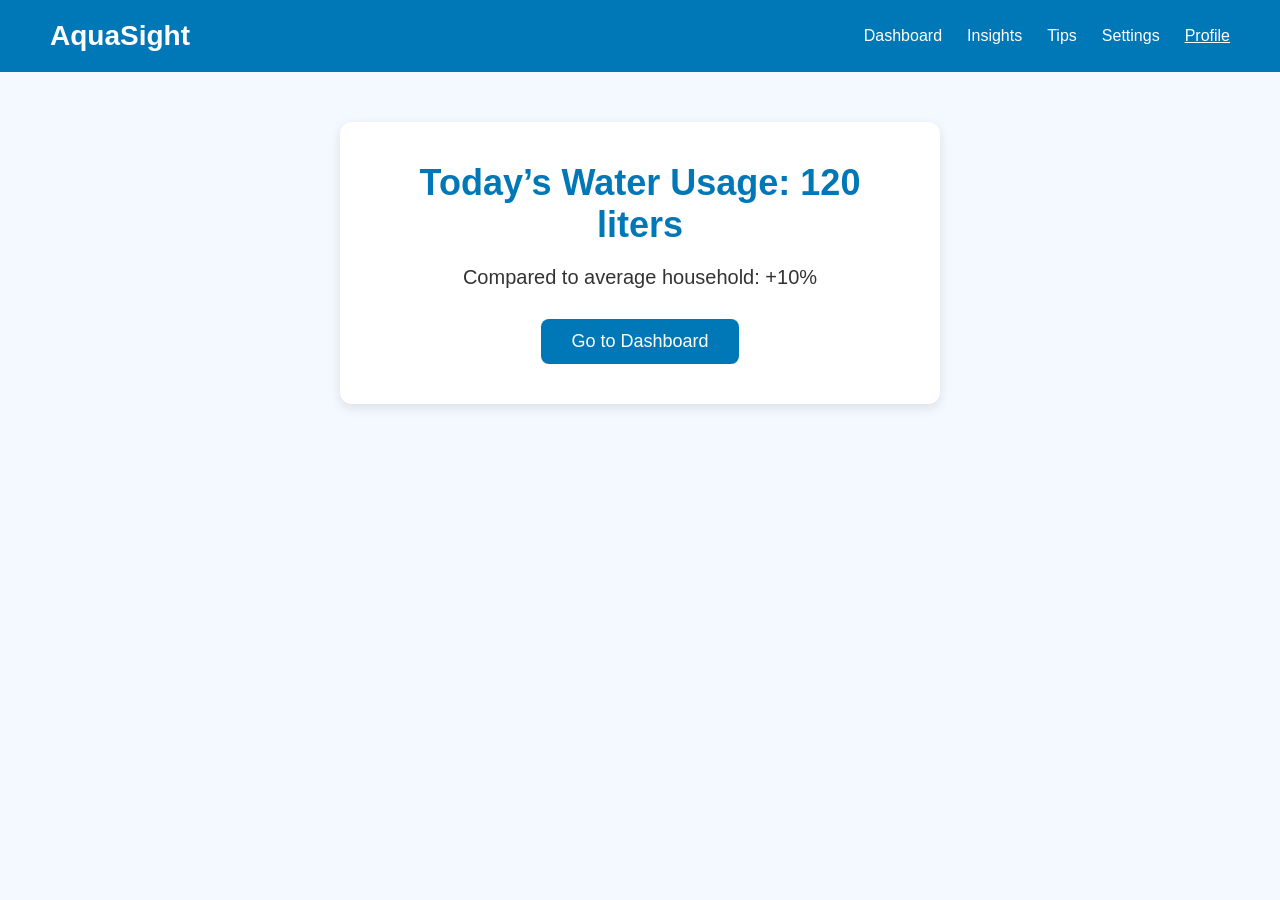
<file: index.html>
<!DOCTYPE html>
<html lang="en">
<head>
  <meta charset="UTF-8">
  <meta name="viewport" content="width=device-width, initial-scale=1.0">
  <title>AquaSight - Home</title>
  <link rel="stylesheet" href="styles.css">
</head>
<body>
  <!-- Header -->
  <header>
    <div class="logo">AquaSight</div>
    <nav>
      <ul>
        <li><a href="dashboard.html">Dashboard</a></li>
        <li><a href="insights.html">Insights</a></li>
        <li><a href="tips.html">Tips</a></li>
        <li><a href="settings.html">Settings</a></li>
        <li><a href="index.html" class="active">Profile</a></li>
      </ul>
    </nav>
  </header>

  <!-- Main Section -->
  <main>
    <div class="overview-card">
      <h1>Today’s Water Usage: 
        <span id="water-usage">120</span> liters
      </h1>
      <p>Compared to average household: 
        <span id="trend">+10%</span>
      </p>
      <button id="cta-btn">Go to Dashboard</button>
    </div>
  </main>

  <script src="script.js"></script>
</body>
</html>
</file>
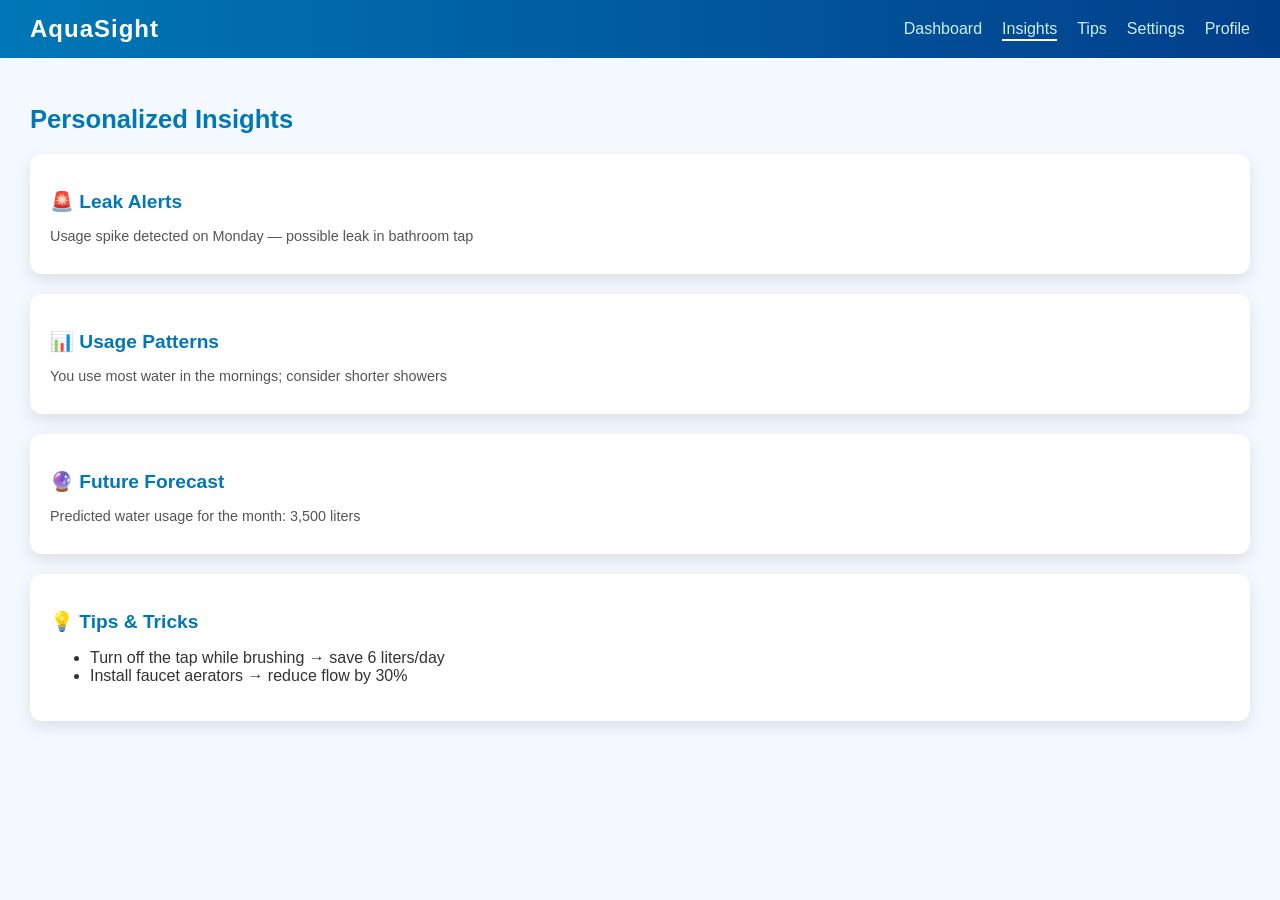
<file: insights.html>
<!DOCTYPE html>
<html lang="en">
<head>
  <meta charset="UTF-8">
  <meta name="viewport" content="width=device-width, initial-scale=1.0">
  <title>AquaSight - Insights</title>
  <link rel="stylesheet" href="insights.css">
</head>
<body>
  <!-- Header -->
  <header>
    <div class="logo">AquaSight</div>
    <nav>
      <ul>
        <li><a href="dashboard.html">Dashboard</a></li>
        <li><a href="insights.html" class="active">Insights</a></li>
        <li><a href="tips.html">Tips</a></li>
        <li><a href="settings.html">Settings</a></li>
        <li><a href="index.html">Profile</a></li>
      </ul>
    </nav>
  </header>

  <!-- Main Content -->
  <main>
    <h1>Personalized Insights</h1>
    <div class="cards-container">
      
      <div class="card">
        <h2>🚨 Leak Alerts</h2>
        <p>Usage spike detected on Monday — possible leak in bathroom tap</p>
      </div>
      
      <div class="card">
        <h2>📊 Usage Patterns</h2>
        <p>You use most water in the mornings; consider shorter showers</p>
      </div>
      
      <div class="card forecast-card">
        <h2>🔮 Future Forecast</h2>
        <p id="forecast-text">Predicted water usage for the month: 3,500 liters</p>
        <div class="progress-bar">
          <div class="progress" style="width: 70%;"></div>
        </div>
      </div>
      
      <div class="card">
        <h2>💡 Tips & Tricks</h2>
        <ul>
          <li>Turn off the tap while brushing → save 6 liters/day</li>
          <li>Install faucet aerators → reduce flow by 30%</li>
        </ul>
      </div>
    </div>
  </main>

  <script src="insights.js"></script>
</body>
</html>
</file>
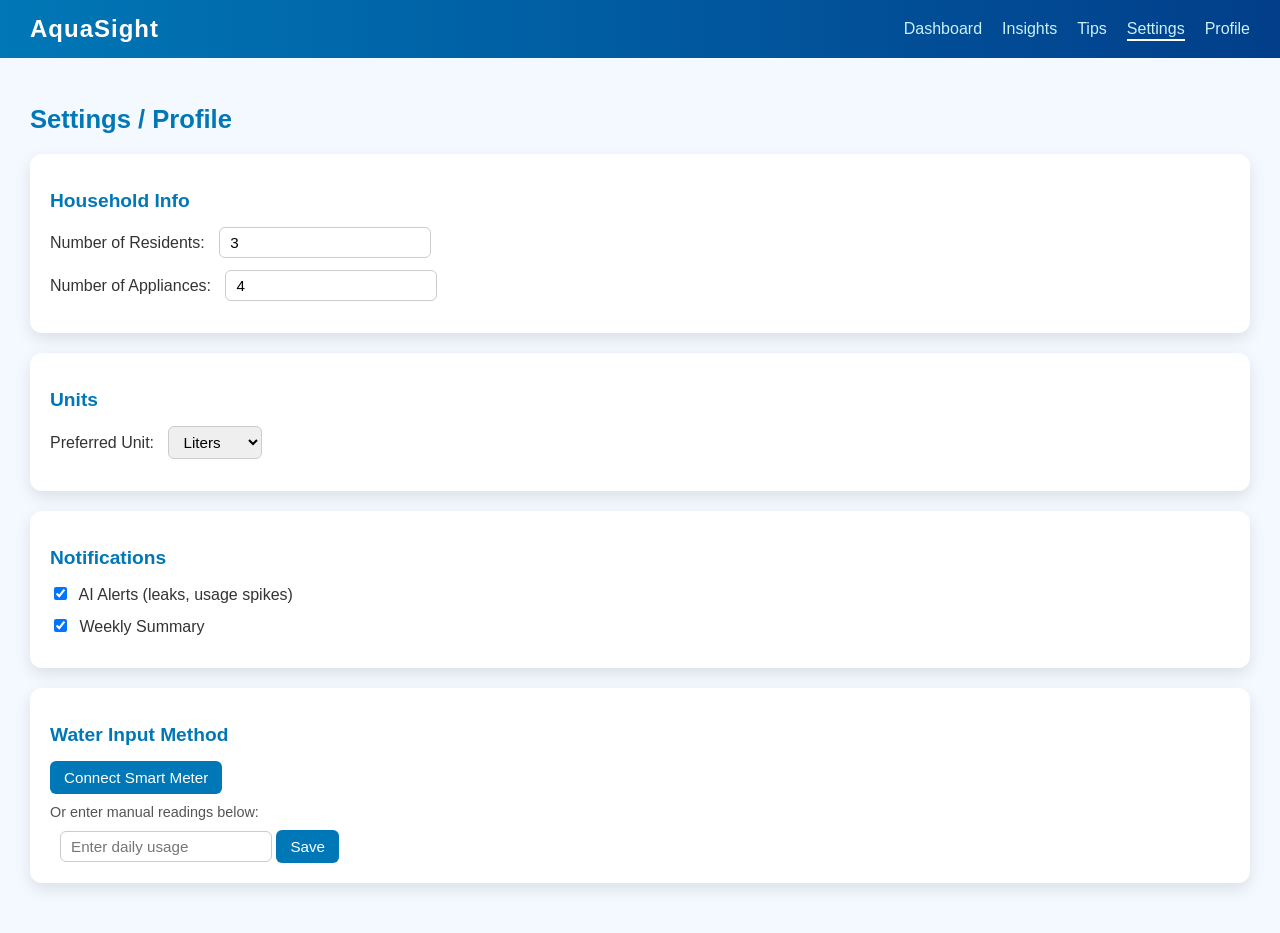
<file: settings.html>
<!DOCTYPE html>
<html lang="en">
<head>
  <meta charset="UTF-8">
  <meta name="viewport" content="width=device-width, initial-scale=1.0">
  <title>AquaSight - Settings</title>
  <link rel="stylesheet" href="settings.css">
</head>
<body>
  <header>
    <div class="logo">AquaSight</div>
    <nav>
      <ul>
        <li><a href="dashboard.html">Dashboard</a></li>
        <li><a href="insights.html">Insights</a></li>
        <li><a href="tips.html">Tips</a></li>
        <li><a href="settings.html" class="active">Settings</a></li>
        <li><a href="index.html">Profile</a></li>
      </ul>
    </nav>
  </header>

  <main>
    <h1>Settings / Profile</h1>

    <div class="card">
      <h2>Household Info</h2>
      <label>Number of Residents: 
        <input type="number" id="residents" min="1" value="3">
      </label>
      <label>Number of Appliances: 
        <input type="number" id="appliances" min="0" value="4">
      </label>
    </div>

    <div class="card">
      <h2>Units</h2>
      <label>Preferred Unit:  
        <select id="unit">
          <option value="liters">Liters</option>
          <option value="gallons">Gallons</option>
        </select>
      </label>
    </div>

    <div class="card">
      <h2>Notifications</h2>
      <label><input type="checkbox" id="ai-alerts" checked> AI Alerts (leaks, usage spikes)</label>
      <label><input type="checkbox" id="weekly-summary" checked> Weekly Summary</label>
    </div>

    <div class="card">
      <h2>Water Input Method</h2>
      <button id="connect-meter">Connect Smart Meter</button>
      <p>Or enter manual readings below:</p>
      <input type="number" id="manual-reading" placeholder="Enter daily usage">
      <button id="save-reading">Save</button>
    </div>
  </main>

  <script src="settings.js"></script>
</body>
</html>
</file>
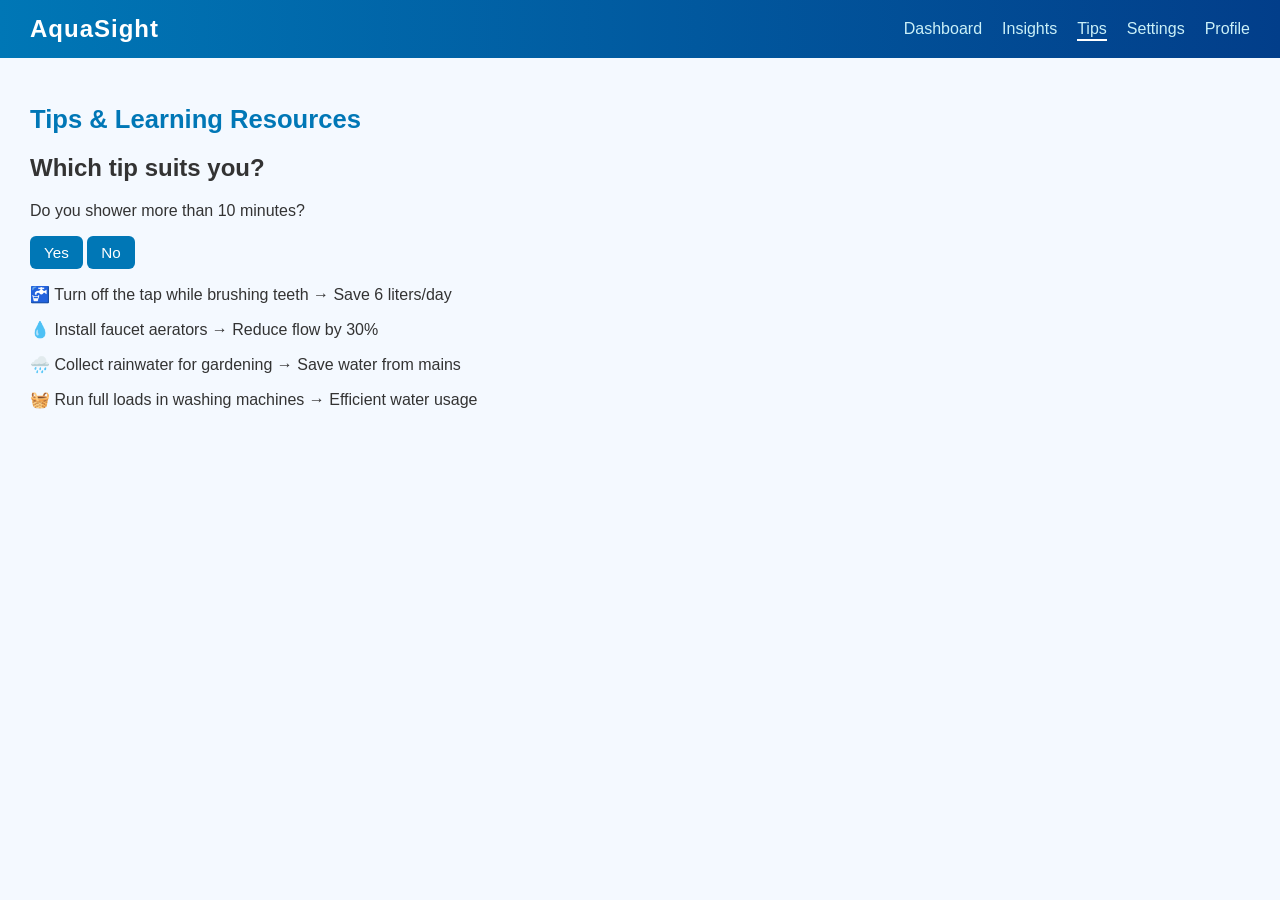
<file: tips.html>
<!DOCTYPE html>
<html lang="en">
<head>
  <meta charset="UTF-8">
  <meta name="viewport" content="width=device-width, initial-scale=1.0">
  <title>AquaSight - Tips</title>
  <link rel="stylesheet" href="tips.css">
</head>
<body>
  <!-- Header -->
  <header>
    <div class="logo">AquaSight</div>
    <nav>
      <ul>
        <li><a href="dashboard.html">Dashboard</a></li>
        <li><a href="insights.html">Insights</a></li>
        <li><a href="tips.html" class="active">Tips</a></li>
        <li><a href="settings.html">Settings</a></li>
        <li><a href="index.html">Profile</a></li>
      </ul>
    </nav>
  </header>

  <!-- Main Content -->
  <main>
    <h1>Tips & Learning Resources</h1>

    <!-- Quiz Section -->
    <section class="quiz-card">
      <h2>Which tip suits you?</h2>
      <p>Do you shower more than 10 minutes?</p>
      <div class="quiz-options">
        <button data-recommendation="Shorten showers to 5-7 minutes">Yes</button>
        <button data-recommendation="Keep showers under 10 minutes">No</button>
      </div>
      <p id="quiz-result"></p>
    </section>

    <!-- Tips List -->
    <section class="tips-list">
      <div class="tip-card">
        <p>🚰 Turn off the tap while brushing teeth → Save 6 liters/day</p>
      </div>
      <div class="tip-card">
        <p>💧 Install faucet aerators → Reduce flow by 30%</p>
      </div>
      <div class="tip-card">
        <p>🌧️ Collect rainwater for gardening → Save water from mains</p>
      </div>
      <div class="tip-card">
        <p>🧺 Run full loads in washing machines → Efficient water usage</p>
      </div>
    </section>
  </main>

  <script src="tips.js"></script>
</body>
</html>
</file>
<file: styles.css>
* {
  box-sizing: border-box;
  margin: 0;
  padding: 0;
  font-family: Arial, sans-serif;
}

body {
  background-color: #f4f9ff;
  color: #333;
}

/* Header */
header {
  display: flex;
  justify-content: space-between;
  align-items: center;
  padding: 20px 50px;
  background-color: #0077b6;
  color: white;
}

header .logo {
  font-size: 28px;
  font-weight: bold;
}

header nav ul {
  display: flex;
  list-style: none;
}

header nav ul li {
  margin-left: 25px;
}

header nav ul li a {
  color: white;
  text-decoration: none;
  font-weight: 500;
}

header nav ul li a.active {
  text-decoration: underline;
}

header nav ul li a:hover {
  text-decoration: underline;
}

/* Main Overview Card */
.overview-card {
  background-color: white;
  margin: 50px auto;
  padding: 40px;
  max-width: 600px;
  border-radius: 12px;
  text-align: center;
  box-shadow: 0 4px 12px rgba(0,0,0,0.1);
}

.overview-card h1 {
  font-size: 36px;
  margin-bottom: 20px;
  color: #0077b6;
}

.overview-card p {
  font-size: 20px;
  margin-bottom: 30px;
}

.overview-card button {
  padding: 12px 30px;
  border: none;
  border-radius: 8px;
  background-color: #0077b6;
  color: white;
  font-size: 18px;
  cursor: pointer;
}

.overview-card button:hover {
  background-color: #005f87;
}
</file>
<file: insights.css>
/* General Layout */
body {
  margin: 0;
  font-family: "Segoe UI", Arial, sans-serif;
  background-color: #f4f9ff;
  color: #333;
}

header {
  background: linear-gradient(90deg, #0077b6, #023e8a);
  color: white;
  padding: 15px 30px;
  display: flex;
  justify-content: space-between;
  align-items: center;
}

header .logo {
  font-size: 1.5rem;
  font-weight: bold;
  letter-spacing: 1px;
}

header nav ul {
  list-style: none;
  display: flex;
  gap: 20px;
  margin: 0;
  padding: 0;
}

header nav ul li a {
  color: #caf0f8;
  text-decoration: none;
  font-weight: 500;
  transition: color 0.3s ease;
}

header nav ul li a:hover {
  color: #fff;
}

header nav ul li a.active {
  border-bottom: 2px solid #fff;
  padding-bottom: 2px;
}

/* Main Content */
main {
  padding: 30px;
}

main h1 {
  margin-bottom: 20px;
  color: #0077b6;
  font-size: 1.6rem;
}

/* Cards */
.card {
  background-color: white;
  padding: 20px;
  margin-bottom: 20px;
  border-radius: 12px;
  box-shadow: 0 6px 16px rgba(0,0,0,0.1);
}

.card h2 {
  color: #0077b6;
  margin-bottom: 15px;
  font-size: 1.2rem;
}

/* Form Elements */
label {
  display: block;
  margin-bottom: 12px;
  font-weight: 500;
}

input[type="number"], select {
  margin-left: 10px;
  padding: 6px 10px;
  border: 1px solid #ccc;
  border-radius: 6px;
  font-size: 0.95rem;
}

input[type="checkbox"] {
  margin-right: 8px;
}

/* Buttons */
button {
  padding: 8px 14px;
  background-color: #0077b6;
  color: white;
  border: none;
  border-radius: 6px;
  cursor: pointer;
  font-size: 0.95rem;
  transition: background 0.3s ease;
}

button:hover {
  background-color: #023e8a;
}

.card p {
  margin: 10px 0;
  font-size: 0.9rem;
  color: #555;
}
</file>
<file: settings.css>
/* General Layout */
body {
  margin: 0;
  font-family: "Segoe UI", Arial, sans-serif;
  background-color: #f4f9ff;
  color: #333;
}

header {
  background: linear-gradient(90deg, #0077b6, #023e8a);
  color: white;
  padding: 15px 30px;
  display: flex;
  justify-content: space-between;
  align-items: center;
}

header .logo {
  font-size: 1.5rem;
  font-weight: bold;
  letter-spacing: 1px;
}

header nav ul {
  list-style: none;
  display: flex;
  gap: 20px;
  margin: 0;
  padding: 0;
}

header nav ul li a {
  color: #caf0f8;
  text-decoration: none;
  font-weight: 500;
  transition: color 0.3s ease;
}

header nav ul li a:hover {
  color: #fff;
}

header nav ul li a.active {
  border-bottom: 2px solid #fff;
  padding-bottom: 2px;
}

/* Main Content */
main {
  padding: 30px;
}

main h1 {
  margin-bottom: 20px;
  color: #0077b6;
  font-size: 1.6rem;
}

/* Cards */
.card {
  background-color: white;
  padding: 20px;
  margin-bottom: 20px;
  border-radius: 12px;
  box-shadow: 0 6px 16px rgba(0,0,0,0.1);
}

.card h2 {
  color: #0077b6;
  margin-bottom: 15px;
  font-size: 1.2rem;
}

/* Form Elements */
label {
  display: block;
  margin-bottom: 12px;
  font-weight: 500;
}

input[type="number"], select {
  margin-left: 10px;
  padding: 6px 10px;
  border: 1px solid #ccc;
  border-radius: 6px;
  font-size: 0.95rem;
}

input[type="checkbox"] {
  margin-right: 8px;
}

/* Buttons */
button {
  padding: 8px 14px;
  background-color: #0077b6;
  color: white;
  border: none;
  border-radius: 6px;
  cursor: pointer;
  font-size: 0.95rem;
  transition: background 0.3s ease;
}

button:hover {
  background-color: #023e8a;
}

.card p {
  margin: 10px 0;
  font-size: 0.9rem;
  color: #555;
}
</file>
<file: tips.css>
/* General Layout */
body {
  margin: 0;
  font-family: "Segoe UI", Arial, sans-serif;
  background-color: #f4f9ff;
  color: #333;
}

header {
  background: linear-gradient(90deg, #0077b6, #023e8a);
  color: white;
  padding: 15px 30px;
  display: flex;
  justify-content: space-between;
  align-items: center;
}

header .logo {
  font-size: 1.5rem;
  font-weight: bold;
  letter-spacing: 1px;
}

header nav ul {
  list-style: none;
  display: flex;
  gap: 20px;
  margin: 0;
  padding: 0;
}

header nav ul li a {
  color: #caf0f8;
  text-decoration: none;
  font-weight: 500;
  transition: color 0.3s ease;
}

header nav ul li a:hover {
  color: #fff;
}

header nav ul li a.active {
  border-bottom: 2px solid #fff;
  padding-bottom: 2px;
}

/* Main Content */
main {
  padding: 30px;
}

main h1 {
  margin-bottom: 20px;
  color: #0077b6;
  font-size: 1.6rem;
}

/* Cards */
.card {
  background-color: white;
  padding: 20px;
  margin-bottom: 20px;
  border-radius: 12px;
  box-shadow: 0 6px 16px rgba(0,0,0,0.1);
}

.card h2 {
  color: #0077b6;
  margin-bottom: 15px;
  font-size: 1.2rem;
}

/* Form Elements */
label {
  display: block;
  margin-bottom: 12px;
  font-weight: 500;
}

input[type="number"], select {
  margin-left: 10px;
  padding: 6px 10px;
  border: 1px solid #ccc;
  border-radius: 6px;
  font-size: 0.95rem;
}

input[type="checkbox"] {
  margin-right: 8px;
}

/* Buttons */
button {
  padding: 8px 14px;
  background-color: #0077b6;
  color: white;
  border: none;
  border-radius: 6px;
  cursor: pointer;
  font-size: 0.95rem;
  transition: background 0.3s ease;
}

button:hover {
  background-color: #023e8a;
}

.card p {
  margin: 10px 0;
  font-size: 0.9rem;
  color: #555;
}
</file>
